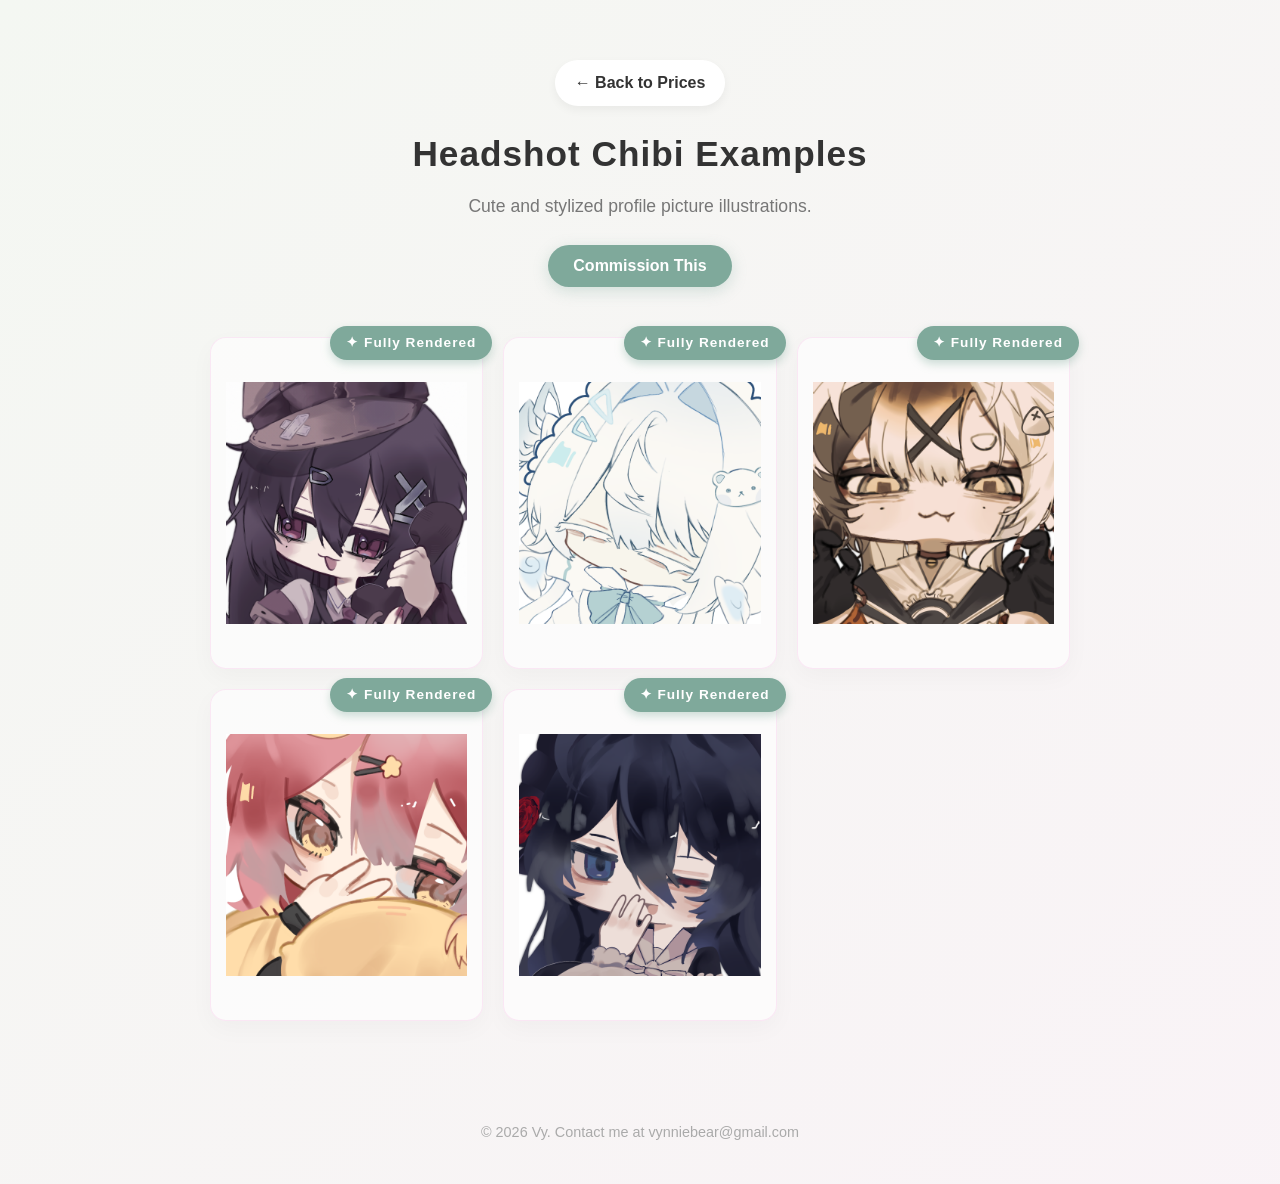
<file: headshot-chibi.html>
<!DOCTYPE html>
<html lang="en">
<head>
    <meta charset="UTF-8">
    <meta name="viewport" content="width=device-width, initial-scale=1.0">
    <title>Headshot Chibi Examples</title>
    <link rel="stylesheet" href="style.css">
</head>
<body>

    <header class="sub-header">
        <a href="index.html" class="back-button">← Back to Prices</a>
        <h1>Headshot Chibi Examples</h1>
        <p>Cute and stylized profile picture illustrations.</p>
        <button class="buy-btn gallery-buy-btn">Commission This</button>
         <div id="status-banner" class="status-hidden"></div>
    </header>

    <div class="container">
        <div class="example-grid">
    <div class="example-item">
        <span class="art-tag">✦ Fully Rendered</span>
        <img src="arts\chibi2.png" alt="Example 1">
    </div>
    <div class="example-item">
        <span class="art-tag">✦ Fully Rendered</span>
        <img src="arts\chibi3.png" alt="Example 2">
    </div>
    <div class="example-item">
        <span class="art-tag">✦ Fully Rendered</span>
        <img src="arts\chibi4.png" alt="Example 3">
    </div>
    <div class="example-item">
        <span class="art-tag">✦ Fully Rendered</span>
        <img src="arts\chibi5.png" alt="Example 3">
    </div>
    <div class="example-item">
        <span class="art-tag">✦ Fully Rendered</span>
        <img src="arts\chibi1.png" alt="Example 3">
    </div>
</div>
    </div>

    <footer>
        <p>&copy; 2026 Vy. Contact me at vynniebear@gmail.com</p>
    </footer>

    <script src="main.js"></script>
</body>
</html>
</file>
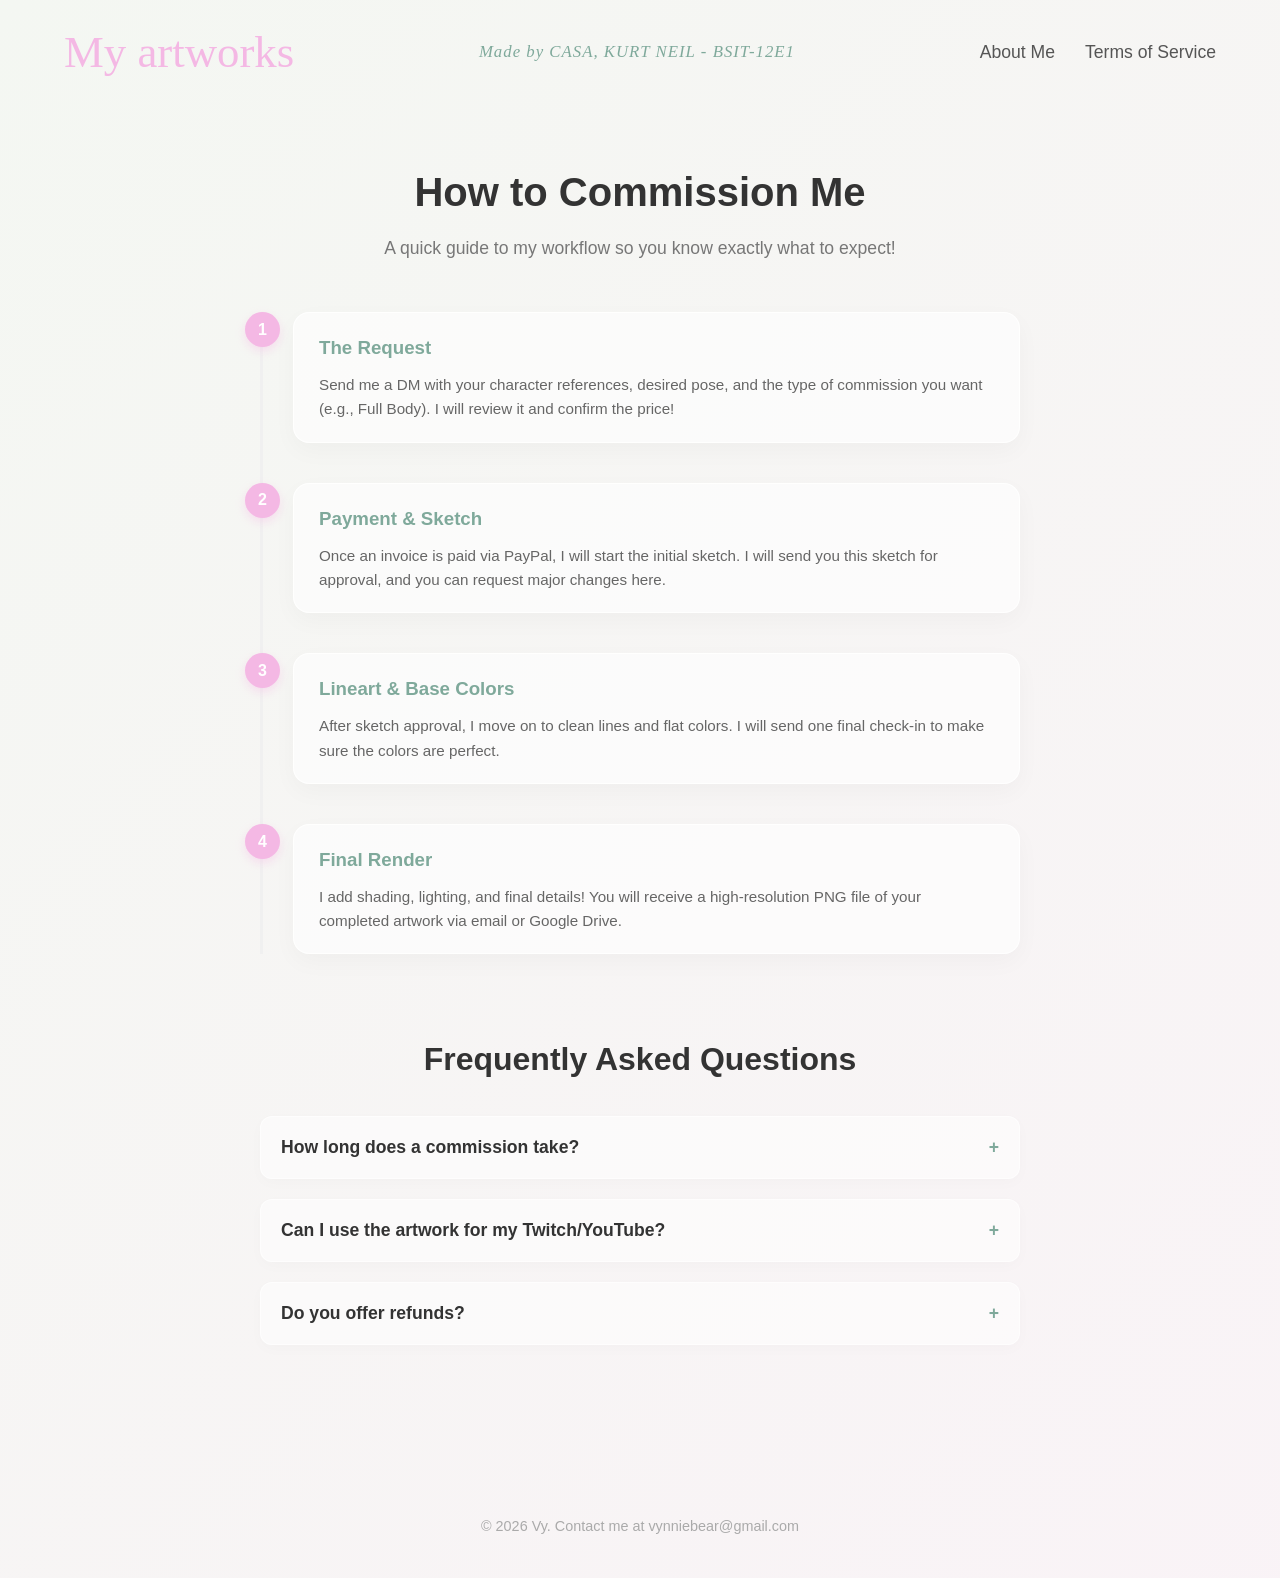
<file: process.html>
<!DOCTYPE html>
<html lang="en">
<head>
    <meta charset="UTF-8">
    <meta name="viewport" content="width=device-width, initial-scale=1.0">
    <title>Process & FAQ | Art Portfolio</title>
    <link rel="stylesheet" href="style.css">
</head>
<body>

    <nav class="main-nav">
        <a href="index.html" class="nav-logo">My artworks</a>
        <span class="nav-made-by">Made by CASA, KURT NEIL - BSIT-12E1</span>
        <div class="nav-links">
            <a href="welcome.html" class="nav-link">About Me</a>
            <a href="Main.html#tos" class="nav-link">Terms of Service</a> 
        </div>
    </nav>

    <main class="process-container">
        
        <h1 class="process-heading">How to Commission Me</h1>
        <p class="process-intro">A quick guide to my workflow so you know exactly what to expect!</p>

        <div class="timeline">
            <div class="timeline-step">
                <div class="step-number">1</div>
                <div class="step-content">
                    <h3>The Request</h3>
                    <p>Send me a DM with your character references, desired pose, and the type of commission you want (e.g., Full Body). I will review it and confirm the price!</p>
                </div>
            </div>
            <div class="timeline-step">
                <div class="step-number">2</div>
                <div class="step-content">
                    <h3>Payment & Sketch</h3>
                    <p>Once an invoice is paid via PayPal, I will start the initial sketch. I will send you this sketch for approval, and you can request major changes here.</p>
                </div>
            </div>
            <div class="timeline-step">
                <div class="step-number">3</div>
                <div class="step-content">
                    <h3>Lineart & Base Colors</h3>
                    <p>After sketch approval, I move on to clean lines and flat colors. I will send one final check-in to make sure the colors are perfect.</p>
                </div>
            </div>
            <div class="timeline-step">
                <div class="step-number">4</div>
                <div class="step-content">
                    <h3>Final Render</h3>
                    <p>I add shading, lighting, and final details! You will receive a high-resolution PNG file of your completed artwork via email or Google Drive.</p>
                </div>
            </div>
        </div>

        <h2 class="faq-heading">Frequently Asked Questions</h2>
        
        <div class="faq-container">
            <button class="accordion">How long does a commission take?</button>
            <div class="panel">
                <p>Usually between 1 to 3 weeks depending on the complexity of the piece and my current queue. I will always keep you updated if there are delays!</p>
            </div>

            <button class="accordion">Can I use the artwork for my Twitch/YouTube?</button>
            <div class="panel">
                <p>Personal commissions are for personal use only! If you need commercial rights for streaming, merch, or branding, please let me know upfront as it requires a commercial fee (usually +50% of the base price).</p>
            </div>

            <button class="accordion">Do you offer refunds?</button>
            <div class="panel">
                <p>100% refunds are available ONLY if I have not started the sketch. Once the sketch is approved, I can only offer partial refunds based on how much work has been completed.</p>
            </div>
        </div>

    </main>

    <footer>
        <p>&copy; 2026 Vy. Contact me at vynniebear@gmail.com</p>
    </footer>

    <script>
        // =======================================================
        // REQUIREMENT: DOM Manipulation & CSS Class Toggling
        // =======================================================
        const accordions = document.querySelectorAll(".accordion");

        accordions.forEach(acc => {
            acc.addEventListener("click", function() {
                // Toggle the 'active' class to change the button color
                this.classList.toggle("active-acc");

                // Find the hidden text panel right below the button
                const panel = this.nextElementSibling;
                
                // If it's open, close it. If it's closed, open it!
                if (panel.style.maxHeight) {
                    panel.style.maxHeight = null;
                } else {
                    panel.style.maxHeight = panel.scrollHeight + "px";
                }
            });
        });
    </script>

</body>
</html>
</file>
<file: style.css>
* {
    margin: 0;
    padding: 0;
    box-sizing: border-box;   
}


body {
    font-family: 'Segoe UI', Tahoma, Geneva, Verdana, sans-serif;
    color: #4a4a4a; 
    line-height: 1.6;
    background: linear-gradient(-45deg, #ffffff, #fdfbfb, #fbf2f8, #f4f7f2);
    background-size: 400% 400%;
    animation: subtleGradientBG 25s ease infinite;
}

@keyframes subtleGradientBG {
    0% { background-position: 0% 50%; }
    50% { background-position: 100% 50%; }
    100% { background-position: 0% 50%; }
}

@-webkit-keyframes subtleFadeUp {
    0% { -webkit-transform: translateY(30px); opacity: 0; }
    100% { -webkit-transform: translateY(0); opacity: 1; }
}

@keyframes subtleFadeUp {
    0% { transform: translateY(30px); opacity: 0; }
    100% { transform: translateY(0); opacity: 1; }
}

/* Header Section */
header {
    position: relative; 
    text-align: center;
    padding: 120px 20px 40px;
    background-color: transparent; 
    
    opacity: 0;
    animation: subtleFadeUp 1s ease-out 0.1s forwards;
}

header.sub-header {
    padding: 60px 20px 30px; 
}



/* Buttons and Links */
.back-button {
    display: inline-block;
    margin-bottom: 20px;
    padding: 10px 20px;
    background-color: #ffffff;
    color: #333;
    text-decoration: none;
    border-radius: 50px;
    font-weight: bold;
    transition: all 0.3s ease;
    box-shadow: 0 4px 10px rgba(0,0,0,0.05);
}

.back-button:hover {
    background-color: #f4b8e4;
    color: #ffffff;
    transform: translateX(-5px); 
}

header h1 {
    font-size: 3rem;
    color: #333333;
    margin-bottom: 10px;
    letter-spacing: 1px;
}

header.sub-header h1 {
    font-size: 2.2rem;
}

header p {
    font-size: 1.1rem;
    color: #777777;
    max-width: 600px;
    margin: 0 auto;
}

/* Main Container */
.container {
    max-width: 900px; 
    margin: 20px auto;
    padding: 0 20px;
}

/* Commission Cards Grid */
.commission-grid {
    display: flex;
    flex-direction: column; 
    gap: 30px;
}

/* Individual Commission Card - */
.commission-card {
    display: flex;
    flex-direction: row; 
    background: rgba(255, 255, 255, 0.55); /* Semi-transparent white */
    backdrop-filter: blur(12px); /* The frosted glass magic */
    -webkit-backdrop-filter: blur(12px); /* For Apple devices */
    border-radius: 16px;
    overflow: hidden;
    border: 1px solid rgba(255, 255, 255, 0.8);
    box-shadow: 0 8px 32px rgba(0, 0, 0, 0.05); 
    transition: transform 0.4s ease, box-shadow 0.4s ease, border-color 0.4s ease;
    text-decoration: none; 
    color: inherit; 
    cursor: pointer;
    
    opacity: 0;
    animation: subtleFadeUp 0.8s cubic-bezier(0.16, 1, 0.3, 1) forwards;
}

/* delay cards */
.commission-card:nth-child(1) { animation-delay: 0.2s; }
.commission-card:nth-child(2) { animation-delay: 0.4s; }
.commission-card:nth-child(3) { animation-delay: 0.6s; }
.commission-card:nth-child(4) { animation-delay: 0.8s; }
.commission-card:nth-child(5) { animation-delay: 1.0s; }

.commission-card:hover {
    transform: translateY(-8px); 
    border-color: rgba(244, 184, 228, 0.6); /* Soft pink border appears */
    box-shadow: 0 15px 40px rgba(244, 184, 228, 0.25); /* Pink glow */
}

.commission-img {
    width: 55%; 
    height: 400px;
    object-fit: cover; 
    display: block;
    transition: filter 0.3s ease;
}


.commission-card:hover .commission-img {
    filter: brightness(1.05); 
}

.commission-details {
    width: 45%; 
    padding: 30px;
    display: flex;
    flex-direction: column;
    justify-content: center; 
}

@media (max-width: 768px) {
    .commission-card {
        flex-direction: column;
    }
    .commission-img {
        width: 100%;
        height: 350px;
    }
    .commission-details {
        width: 100%;
        padding: 25px;
    }
}

.commission-details h3 {
    font-size: 1.4rem; 
    margin-bottom: 5px;
    color: #333333;
}

.price {
    font-size: 1.1rem; 
    color: #d1aa7a; 
    font-weight: 600; 
    margin-bottom: 15px;
}

.features {
    list-style-type: none;
}

.features li {
    font-size: 0.9rem; 
    margin-bottom: 8px;
    color: #666666; 
    position: relative;
    padding-left: 20px;
}

.features li::before {
    content: "✦";
    position: absolute;
    left: 0;
    color: #f4b8e4; 
}

/* Example Sub-Page Gallery */
.example-grid {
    display: grid;
    grid-template-columns: repeat(auto-fit, minmax(250px, 1fr));
    gap: 20px;
    opacity: 0;
    animation: subtleFadeUp 0.8s ease-out 0.3s forwards; 
}

.example-item img {
    width: 100%;
    height: 300px;
    object-fit: contain;
    display: block;
    border-radius: 8px; 
    transition: transform 0.4s ease;
}

.example-item {
    background: rgba(255, 255, 255, 0.6);
    padding: 15px;
    border-radius: 16px;
    border: 1px solid rgba(244, 184, 228, 0.3); 
    box-shadow: 0 8px 25px rgba(0,0,0,0.03);
    backdrop-filter: blur(5px);
    transition: all 0.4s ease;
    position: relative; 
}

.example-item:hover img {
    transform: scale(1.05); 
}

.example-item:hover {
    transform: translateY(-8px);
    border-color: #f4b8e4; 
    box-shadow: 0 15px 35px rgba(244, 184, 228, 0.3); 
}

/* Do's and Don'ts Section */
.info-section {
    display: flex;
    gap: 20px;
    margin-top: 40px;
    opacity: 0;
    animation: subtleFadeUp 0.8s ease-out 1.2s forwards; 
}

@media (max-width: 768px) {
    .info-section {
        flex-direction: column;
    }
}

.info-box {
    flex: 1;
    background: rgba(255, 255, 255, 0.55);
    backdrop-filter: blur(12px);
    -webkit-backdrop-filter: blur(12px);
    border: 1px solid rgba(255, 255, 255, 0.8);
    border-radius: 16px;
    padding: 30px;
    box-shadow: 0 8px 32px rgba(0, 0, 0, 0.05);
    transition: transform 0.3s ease;
}

.info-box h3 {
    font-size: 1.3rem;
    margin-bottom: 15px;
    color: #7fa99b; 
    border-bottom: 1px solid #f0f0f0;
    padding-bottom: 10px;
}

.info-box.donts h3 {
    color: #d98c8c; 
}

.info-box ul {
    list-style-position: inside;
    color: #666666;
    line-height: 1.8;
}

.info-box:hover {
    transform: translateY(-3px);
    border-color: rgba(127, 169, 155, 0.4); /* Sage green border on hover */
}

/* Footer */
footer {
    text-align: center;
    padding: 40px 20px;
    background-color: transparent;
    margin-top: 60px;
    opacity: 0;
    animation: subtleFadeUp 0.8s ease-out 1.5s forwards;
}

footer p {
    color: #aaaaaa;
    font-size: 0.9rem;
}


/* =========================================
   CLEAN TOP NAVIGATION BAR (RESPONSIVE FIX)
   ========================================= */
.main-nav {
    display: flex;
    flex-wrap: wrap;
    justify-content: space-between;
    align-items: center;
    padding: 30px 5%;
    width: 100%;
    position: absolute; 
    top: 0;
    left: 0;
    z-index: 1000;
}

/* Left Side: Logo */
.nav-logo {
    font-family: 'Brush Script MT', 'Lucida Handwriting', cursive; 
    font-size: 2.8rem;
    color: #f4b8e4; 
    text-decoration: none;
    transition: transform 0.3s ease, color 0.3s ease;
    line-height: 1;
}

.nav-logo:hover {
    transform: scale(1.02);
    color: #eaa3d6;
}

/* Center: "Made by" Signature */
.nav-made-by {
    font-size: 1.05rem;
    color: #7fa99b; 
    font-family: 'Georgia', serif; 
    font-style: italic;
    letter-spacing: 1px;
    text-align: center;
    padding: 0 15px; 
}

/* Right Side: Navigation Links */
.nav-links {
    display: flex;
    flex-wrap: wrap; 
    gap: 30px; 
    align-items: center;
    justify-content: center;
}

.nav-link {
    font-family: 'Segoe UI', Tahoma, Geneva, Verdana, sans-serif;
    font-size: 1.1rem;
    color: #555555; 
    text-decoration: none;
    transition: color 0.3s ease;
}

.nav-link:hover {
    color: #7fa99b; 
}

/* Make sure the header text gets pushed down below the nav bar */
header {
    position: relative; 
    text-align: center;
    padding: 160px 20px 40px; 
    background-color: transparent; 
    opacity: 0;
    -webkit-animation: subtleFadeUp 1s ease-out 0.1s forwards;
    animation: subtleFadeUp 1s ease-out 0.1s forwards;
}

html {
    scroll-behavior: smooth;
}

/* =========================================
   TABLET & MOBILE VIEW
   ========================================= */

@media (max-width: 900px) {
    .main-nav {
        flex-direction: column; 
        justify-content: center;
        padding: 20px 10px;
        gap: 15px; 
    }
    
    .nav-logo {
        font-size: 2.3rem;
        text-align: center;
        margin: 0;
    }

    .nav-made-by {
        position: static !important; 
        width: 100%;
        text-align: center;
        margin: 0;
        padding: 0;
        line-height: 1.4; 
    }

    .nav-links {
        flex-wrap: wrap; 
        justify-content: center;
        gap: 15px; 
        margin: 0;
    }
    
    header {
        padding-top: 240px; /
    }
}

/* =========================================
   EDITORIAL "ABOUT" PAGE 
   ========================================= */

.about-container {
    max-width: 1100px;
    margin: 0 auto;
    padding: 160px 20px 60px; 
    opacity: 0;
    animation: subtleFadeUp 1s ease-out 0.2s forwards;
}

/* The massive hero image at the top */
/* The massive hero image at the top - FROSTED UPGRADE */
.about-hero-art {
    width: 100%;
    height: auto; 
    border-radius: 16px;
    background: rgba(255, 255, 255, 0.4);
    padding: 10px; /* Creates a frosted inner frame */
    backdrop-filter: blur(8px);
    -webkit-backdrop-filter: blur(8px);
    box-shadow: 0 15px 40px rgba(244, 184, 228, 0.15);
    border: 1px solid rgba(255, 255, 255, 0.8);
    margin-bottom: 50px;
    transition: all 0.5s ease;
    display: block;
}

.about-hero-art:hover {
    transform: translateY(-5px) scale(1.01); 
    border-color: #f4b8e4;
    box-shadow: 0 20px 50px rgba(244, 184, 228, 0.35);
}

.about-heading {
    font-size: 3.8rem;
    margin-bottom: 20px;
    text-align: center;
    font-family: 'Brush Script MT', 'Lucida Handwriting', cursive; 
    
    /* Magical Gradient Text */
    background: linear-gradient(45deg, #f4b8e4, #7fa99b, #eaa3d6);
    background-size: 200% auto;
    -webkit-background-clip: text;
    background-clip: text;
    -webkit-text-fill-color: transparent;
    animation: textShimmer 4s linear infinite;
    text-shadow: 0px 4px 15px rgba(244, 184, 228, 0.2);
}

@keyframes textShimmer {
    to { background-position: 200% center; }
}

/* The large, readable bio paragraph */
.about-intro {
    font-size: 1.4rem; 
    line-height: 1.8;
    color: #555555;
    max-width: 900px;
    margin: 0 auto 80px auto;
    text-align: left;
}

/* The 3-column info layout */
.about-grid {
    display: grid;
    grid-template-columns: repeat(3, 1fr); 
    gap: 50px;
    padding-top: 50px;
    border-top: 1px solid #f0f0f0; 
}

/* On phones, the columns will stack on top of each other */
@media (max-width: 768px) {
    .about-grid {
        grid-template-columns: 1fr;
        gap: 30px;
    }
    .about-heading { font-size: 2.5rem; }
    .about-intro { font-size: 1.2rem; }
    .about-hero-art { height: 300px; }
}

.about-col {
    background: rgba(255, 255, 255, 0.55);
    backdrop-filter: blur(12px);
    -webkit-backdrop-filter: blur(12px);
    border: 1px solid rgba(255, 255, 255, 0.8);
    border-radius: 16px;
    padding: 35px 25px;
    box-shadow: 0 8px 32px rgba(0, 0, 0, 0.04);
    transition: all 0.4s ease;
}

.about-col:hover {
    transform: translateY(-8px);
    border-color: rgba(127, 169, 155, 0.5); 
    box-shadow: 0 15px 40px rgba(127, 169, 155, 0.15);
}

.about-col h3 {
    font-size: 1.1rem;
    text-transform: uppercase;
    letter-spacing: 1.5px;
    color: #7fa99b; 
    margin-bottom: 15px;
    border-bottom: 1px solid rgba(127, 169, 155, 0.2); 
    padding-bottom: 10px;
}

.about-col h3 {
    font-size: 1.1rem;
    text-transform: uppercase;
    letter-spacing: 1.5px;
    color: #7fa99b; 
    margin-bottom: 15px;
}

.about-col p {
    font-size: 0.95rem;
    color: #666666;
    margin-bottom: 15px;
    line-height: 1.6;
}

/* The clean lists in the columns */
.about-list {
    list-style-type: none;
    padding: 0;
}

.about-list li {
    margin-bottom: 10px;
}

.about-list a, .about-list li {
    color: #333333;
    text-decoration: none;
    font-weight: 600;
    font-size: 1.05rem;
    transition: color 0.3s ease;
}

.about-list a:hover {
    color: #f4b8e4; 
}

/* =========================================
   PORTFOLIO BUTTON (ABOUT PAGE)
   ========================================= */

.about-cta {
    text-align: center;
    margin-bottom: 80px; 
}

.portfolio-btn {
    display: inline-block;
    padding: 18px 50px;
    background: rgba(244, 184, 228, 0.85); 
    backdrop-filter: blur(5px);
    -webkit-backdrop-filter: blur(5px);
    border: 1px solid rgba(255, 255, 255, 0.6);
    color: #ffffff;
    text-decoration: none;
    border-radius: 50px;
    font-size: 1.2rem;
    font-weight: bold;
    letter-spacing: 1px;
    transition: all 0.4s ease;
    box-shadow: 0 10px 25px rgba(244, 184, 228, 0.3); 
}

.portfolio-btn:hover {
    transform: translateY(-4px) scale(1.02); 
    background: rgba(234, 163, 214, 0.95); 
    border-color: #ffffff;
    box-shadow: 0 15px 35px rgba(244, 184, 228, 0.5);
}

/* =========================================
   BANNER EXAMPLES PAGE 
   ========================================= */

.banner-grid {
    display: flex;
    flex-direction: column; 
    gap: 40px; 
    opacity: 0;
    animation: subtleFadeUp 0.8s ease-out 0.3s forwards;
}

.banner-item {
    border-radius: 16px;
    overflow: hidden;
    background: rgba(255, 255, 255, 0.6);
    backdrop-filter: blur(8px);
    -webkit-backdrop-filter: blur(8px);
    border: 1px solid rgba(244, 184, 228, 0.3);
    box-shadow: 0 8px 25px rgba(0,0,0,0.04);
    transition: all 0.4s ease;
    padding: 15px; 
}

.banner-item img {
    width: 100%; 
    height: auto; 
    display: block;
    border-radius: 8px; 
    transition: transform 0.4s ease;
}

.banner-item:hover {
    transform: translateY(-5px);
    border-color: #f4b8e4;
    box-shadow: 0 15px 35px rgba(244, 184, 228, 0.25);
}

.banner-item:hover img {
    transform: scale(1.02); 
}

/* =========================================
   COMMISSION "BUY" BUTTON
   ========================================= */

.buy-btn {
    margin-top: 20px;
    padding: 12px 25px;
    background-color: #7fa99b; 
    color: #ffffff;
    border: none;
    border-radius: 50px;
    font-family: 'Segoe UI', Tahoma, Geneva, Verdana, sans-serif;
    font-size: 1rem;
    font-weight: bold;
    cursor: pointer;
    transition: all 0.3s ease;
    align-self: flex-start; 
    box-shadow: 0 4px 15px rgba(127, 169, 155, 0.3);
}

.buy-btn:hover {
    background-color: #5c8275; 
    transform: translateY(-2px);
    box-shadow: 0 6px 20px rgba(127, 169, 155, 0.5);
}


.buy-btn:focus, .portfolio-btn:focus {
    outline: 3px solid #f4b8e4;
    outline-offset: 3px;
}

.buy-btn:active, .portfolio-btn:active {
    transform: translateY(2px); 
}

/* =========================================
   JAVASCRIPT NOTIFICATION BANNER
   ========================================= */

.status-hidden {
    display: none; 
}


.status-visible {
    display: block;
    margin: 25px auto 0;
    max-width: 600px;
    padding: 15px 25px;
    background-color: #ffe6eb; 
    color: #d9534f; 
    border: 2px solid #f4b8e4;
    border-radius: 12px;
    font-size: 1.2rem;
    font-weight: bold;
    box-shadow: 0 10px 25px rgba(217, 83, 79, 0.2);
    
    -webkit-animation: popIn 0.5s cubic-bezier(0.175, 0.885, 0.32, 1.275) forwards;
    animation: popIn 0.5s cubic-bezier(0.175, 0.885, 0.32, 1.275) forwards;
}

@-webkit-keyframes popIn {
    0% { -webkit-transform: scale(0.8); opacity: 0; }
    100% { -webkit-transform: scale(1); opacity: 1; }
}

@keyframes popIn {
    0% { transform: scale(0.8); opacity: 0; }
    100% { transform: scale(1); opacity: 1; }
}


.gallery-buy-btn {
    align-self: center;
    margin-top: 25px;
    display: inline-block;
}

/* =========================================
   PROCESS & FAQ PAGE
   ========================================= */

.process-container {
    max-width: 800px;
    margin: 0 auto;
    padding: 160px 20px 60px;
    opacity: 0;
    -webkit-animation: subtleFadeUp 1s ease-out 0.2s forwards;
    animation: subtleFadeUp 1s ease-out 0.2s forwards;
}

.process-heading, .faq-heading {
    text-align: center;
    color: #333333;
    font-size: 2.5rem;
    margin-bottom: 10px;
}

.faq-heading {
    margin-top: 80px;
    margin-bottom: 30px;
    font-size: 2rem;
}

.process-intro {
    text-align: center;
    color: #777777;
    font-size: 1.1rem;
    margin-bottom: 50px;
}

/* --- THE TIMELINE --- */
.timeline {
    position: relative;
    padding-left: 30px;
    border-left: 3px solid #f0f0f0;
}

.timeline-step {
    position: relative;
    margin-bottom: 40px;
}

.step-number {
    position: absolute;
    left: -48px; 
    top: 0;
    width: 35px;
    height: 35px;
    background-color: #f4b8e4;
    color: #ffffff;
    border-radius: 50%;
    display: flex;
    justify-content: center;
    align-items: center;
    font-weight: bold;
    box-shadow: 0 4px 10px rgba(244, 184, 228, 0.4);
}

.step-content {
    background: rgba(255, 255, 255, 0.6);
    backdrop-filter: blur(8px);
    -webkit-backdrop-filter: blur(8px);
    padding: 20px 25px;
    border-radius: 16px;
    border: 1px solid rgba(255, 255, 255, 0.8);
    box-shadow: 0 8px 25px rgba(0,0,0,0.03);
    transition: all 0.4s ease;
}

.step-content:hover {
    transform: translateX(8px);
    border-color: rgba(244, 184, 228, 0.8); 
    background: rgba(255, 255, 255, 0.8);
}

.step-content h3 {
    color: #7fa99b;
    margin-bottom: 10px;
}

.step-content p {
    color: #666666;
    font-size: 0.95rem;
}

/* --- THE FAQ ACCORDION --- */
.faq-container {
    display: flex;
    flex-direction: column;
    gap: 10px;
}

.accordion {
    background: rgba(255, 255, 255, 0.5);
    backdrop-filter: blur(8px);
    -webkit-backdrop-filter: blur(8px);
    color: #333333;
    cursor: pointer;
    padding: 20px;
    width: 100%;
    border: 1px solid rgba(255, 255, 255, 0.6);
    border-radius: 12px;
    text-align: left;
    outline: none;
    font-size: 1.1rem;
    font-weight: bold;
    transition: all 0.3s ease;
    box-shadow: 0 4px 15px rgba(0,0,0,0.02);
}

/* Change color when hovered or opened */
.accordion:hover, .active-acc {
    background: rgba(255, 255, 255, 0.8);
    color: #eaa3d6;
    border-color: rgba(244, 184, 228, 0.6);
}

/* Adds a plus sign that turns into a minus sign */
.accordion:after {
    content: '\002B'; 
    color: #7fa99b;
    font-weight: bold;
    float: right;
    margin-left: 5px;
}

.active-acc:after {
    content: "\2212"; 
}

/* The hidden text panel */
.panel {
    padding: 0 20px;
    background-color: transparent; 
    max-height: 0;
    overflow: hidden;
    transition: max-height 0.4s ease-out; 
}
.panel p {
    padding: 20px 0;
    color: #666666;
    line-height: 1.6;
}

.art-tag {
    position: absolute;
    top: -12px;
    right: -10px;
    background-color: #7fa99b; 
    color: #ffffff;
    padding: 6px 16px;
    border-radius: 20px;
    font-size: 0.85rem;
    font-weight: bold;
    letter-spacing: 1px;
    box-shadow: 0 4px 10px rgba(127, 169, 155, 0.4);
    z-index: 10;
}
</file>
